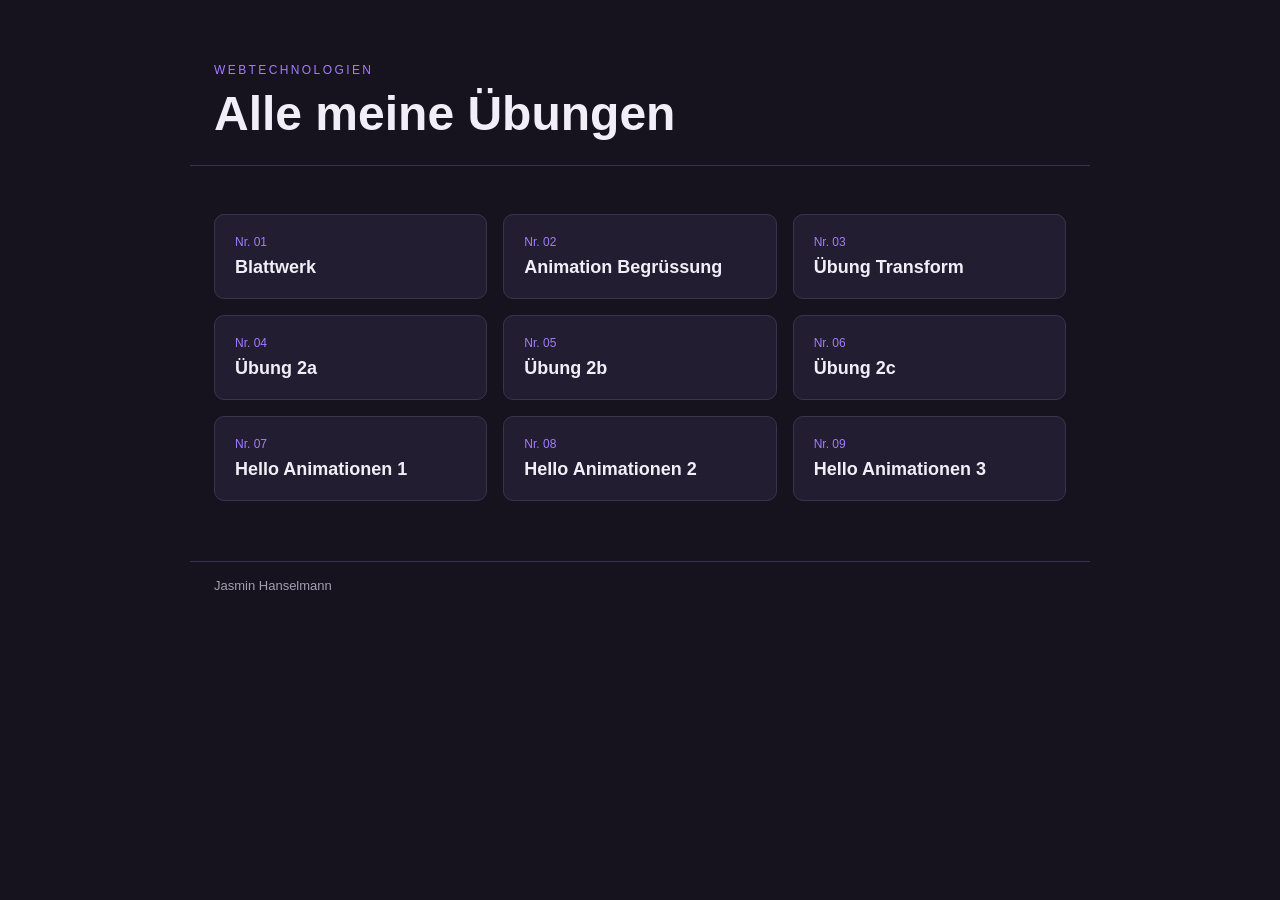
<file: index.html>
<!DOCTYPE html>
<html lang="de">

<head>
    <meta charset="UTF-8">
    <meta name="viewport" content="width=device-width, initial-scale=1.0">
    <title>Alle meine Übungen</title>
    <link rel="stylesheet" href="style.css">
</head>

<body>

    <header class="kopf">
        <span class="untertitel">Webtechnologien</span>
        <h1>Alle meine Übungen</h1>
    </header>

    <main>
        <ul class="liste">

            <li>
                <a href="Blattwerk/index.html">
                    <span class="nr">Nr. 01</span>
                    <span class="name">Blattwerk</span>
                </a>
            </li>

            <li>
                <a href="AnimationBegruessung/index.html">
                    <span class="nr">Nr. 02</span>
                    <span class="name">Animation Begrüssung</span>
                </a>
            </li>

            <li>
                <a href="UebungTransform/ueb1_transform.html">
                    <span class="nr">Nr. 03</span>
                    <span class="name">Übung Transform</span>
                </a>
            </li>

            <li>
                <a href="Uebung2/Uebung2a/uebung2.html">
                    <span class="nr">Nr. 04</span>
                    <span class="name">Übung 2a</span>
                </a>
            </li>

            <li>
                <a href="Uebung2/Uebung2b/uebung2.html">
                    <span class="nr">Nr. 05</span>
                    <span class="name">Übung 2b</span>
                </a>
            </li>

            <li>
                <a href="Uebung2/Uebung2c/uebung2.html">
                    <span class="nr">Nr. 06</span>
                    <span class="name">Übung 2c</span>
                </a>
            </li>

            <li>
                <a href="Tag7/HelloAnimationen/Version1/index.html">
                    <span class="nr">Nr. 07</span>
                    <span class="name">Hello Animationen 1</span>
                </a>
            </li>

            <li>
                <a href="Tag7/HelloAnimationen/Version2/index.html">
                    <span class="nr">Nr. 08</span>
                    <span class="name">Hello Animationen 2</span>
                </a>
            </li>

            <li>
                <a href="Tag7/HelloAnimationen/Version3/index.html">
                    <span class="nr">Nr. 09</span>
                    <span class="name">Hello Animationen 3</span>
                </a>
            </li>

        </ul>
    </main>

    <footer class="fuss">
        <p>Jasmin Hanselmann</p>
    </footer>

</body>

</html>
</file>
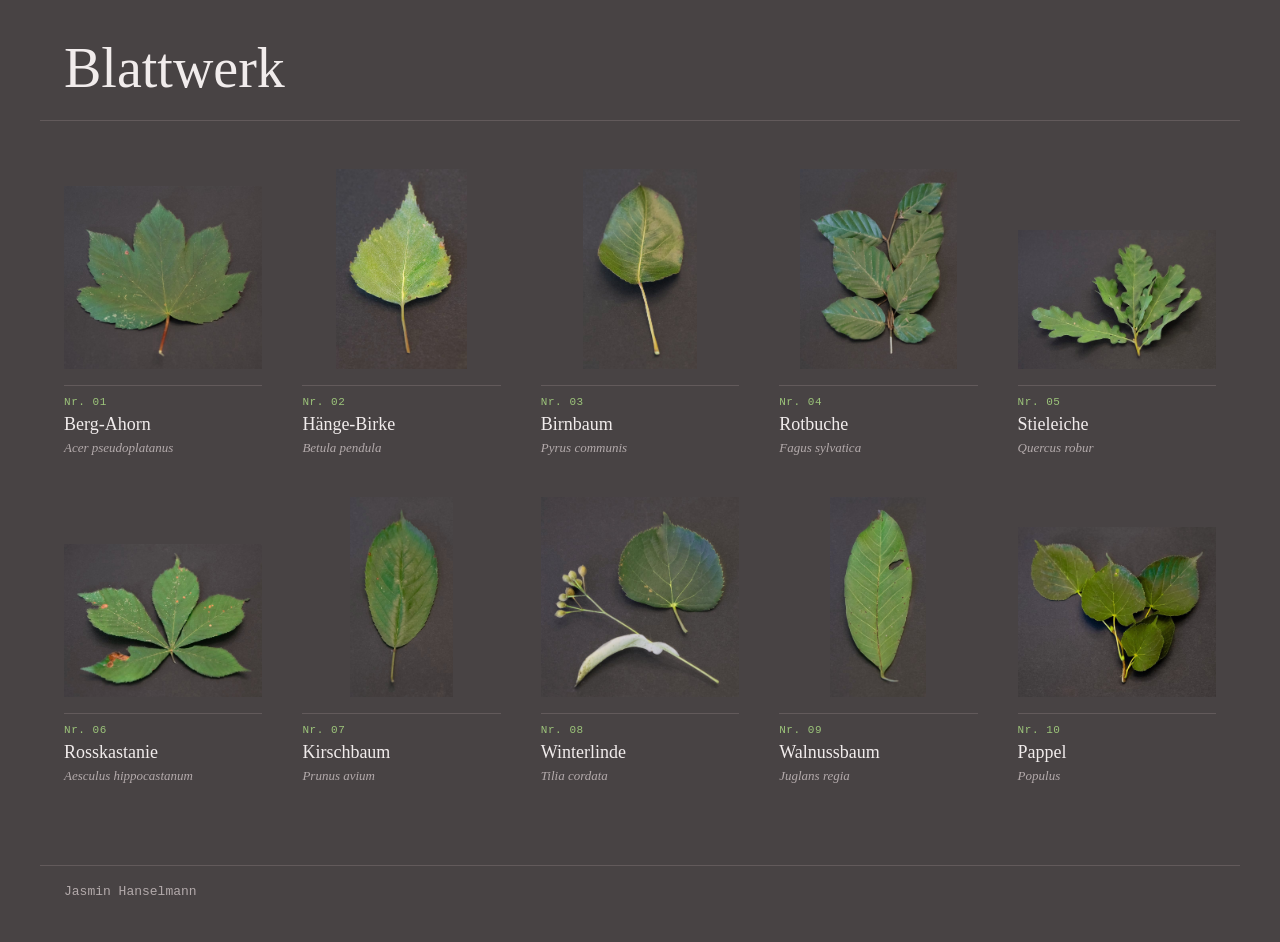
<file: Blattwerk/index.html>
<!DOCTYPE html>
<html lang="de">

<head>
  <meta charset="UTF-8">
  <meta name="viewport" content="width=device-width, initial-scale=1.0">
  <title>Blattwerk – Jasmin Hanselmann</title>
  <link rel="stylesheet" href="css/style.css">
</head>

<body>

  <header class="kopf">
    <h1>Blattwerk</h1>
  </header>

  <main>
    <div class="wand">

      <figure class="bild">
        <div class="blatt"><img src="images/ahorn.jpg" alt="Blatt eines Berg-Ahorns"></div>
        <figcaption>
          <span class="nr">Nr. 01</span>
          <span class="name">Berg-Ahorn</span>
          <span class="latein">Acer pseudoplatanus</span>
        </figcaption>
      </figure>

      <figure class="bild">
        <div class="blatt"><img src="images/birke.jpg" alt="Blatt einer Hänge-Birke"></div>
        <figcaption>
          <span class="nr">Nr. 02</span>
          <span class="name">Hänge-Birke</span>
          <span class="latein">Betula pendula</span>
        </figcaption>
      </figure>

      <figure class="bild">
        <div class="blatt"><img src="images/birnenbaum.jpg" alt="Blatt eines Birnbaums"></div>
        <figcaption>
          <span class="nr">Nr. 03</span>
          <span class="name">Birnbaum</span>
          <span class="latein">Pyrus communis</span>
        </figcaption>
      </figure>

      <figure class="bild">
        <div class="blatt"><img src="images/buche.jpg" alt="Zweig einer Rotbuche"></div>
        <figcaption>
          <span class="nr">Nr. 04</span>
          <span class="name">Rotbuche</span>
          <span class="latein">Fagus sylvatica</span>
        </figcaption>
      </figure>

      <figure class="bild">
        <div class="blatt"><img src="images/eiche.jpg" alt="Blätter einer Stieleiche"></div>
        <figcaption>
          <span class="nr">Nr. 05</span>
          <span class="name">Stieleiche</span>
          <span class="latein">Quercus robur</span>
        </figcaption>
      </figure>

      <figure class="bild">
        <div class="blatt"><img src="images/kastanienbaum.jpg" alt="Blatt einer Rosskastanie"></div>
        <figcaption>
          <span class="nr">Nr. 06</span>
          <span class="name">Rosskastanie</span>
          <span class="latein">Aesculus hippocastanum</span>
        </figcaption>
      </figure>

      <figure class="bild">
        <div class="blatt"><img src="images/kirsche.jpg" alt="Blatt eines Kirschbaums"></div>
        <figcaption>
          <span class="nr">Nr. 07</span>
          <span class="name">Kirschbaum</span>
          <span class="latein">Prunus avium</span>
        </figcaption>
      </figure>

      <figure class="bild">
        <div class="blatt"><img src="images/linde.jpg" alt="Blatt und Früchte einer Winterlinde"></div>
        <figcaption>
          <span class="nr">Nr. 08</span>
          <span class="name">Winterlinde</span>
          <span class="latein">Tilia cordata</span>
        </figcaption>
      </figure>

      <figure class="bild">
        <div class="blatt"><img src="images/nussbaum.jpg" alt="Blatt eines Walnussbaums"></div>
        <figcaption>
          <span class="nr">Nr. 09</span>
          <span class="name">Walnussbaum</span>
          <span class="latein">Juglans regia</span>
        </figcaption>
      </figure>

      <figure class="bild">
        <div class="blatt"><img src="images/pappel.jpg" alt="Zweig einer Pappel"></div>
        <figcaption>
          <span class="nr">Nr. 10</span>
          <span class="name">Pappel</span>
          <span class="latein">Populus</span>
        </figcaption>
      </figure>

    </div>
  </main>

  <footer class="fuss">
    <p>Jasmin Hanselmann</p>
  </footer>

</body>

</html>
</file>
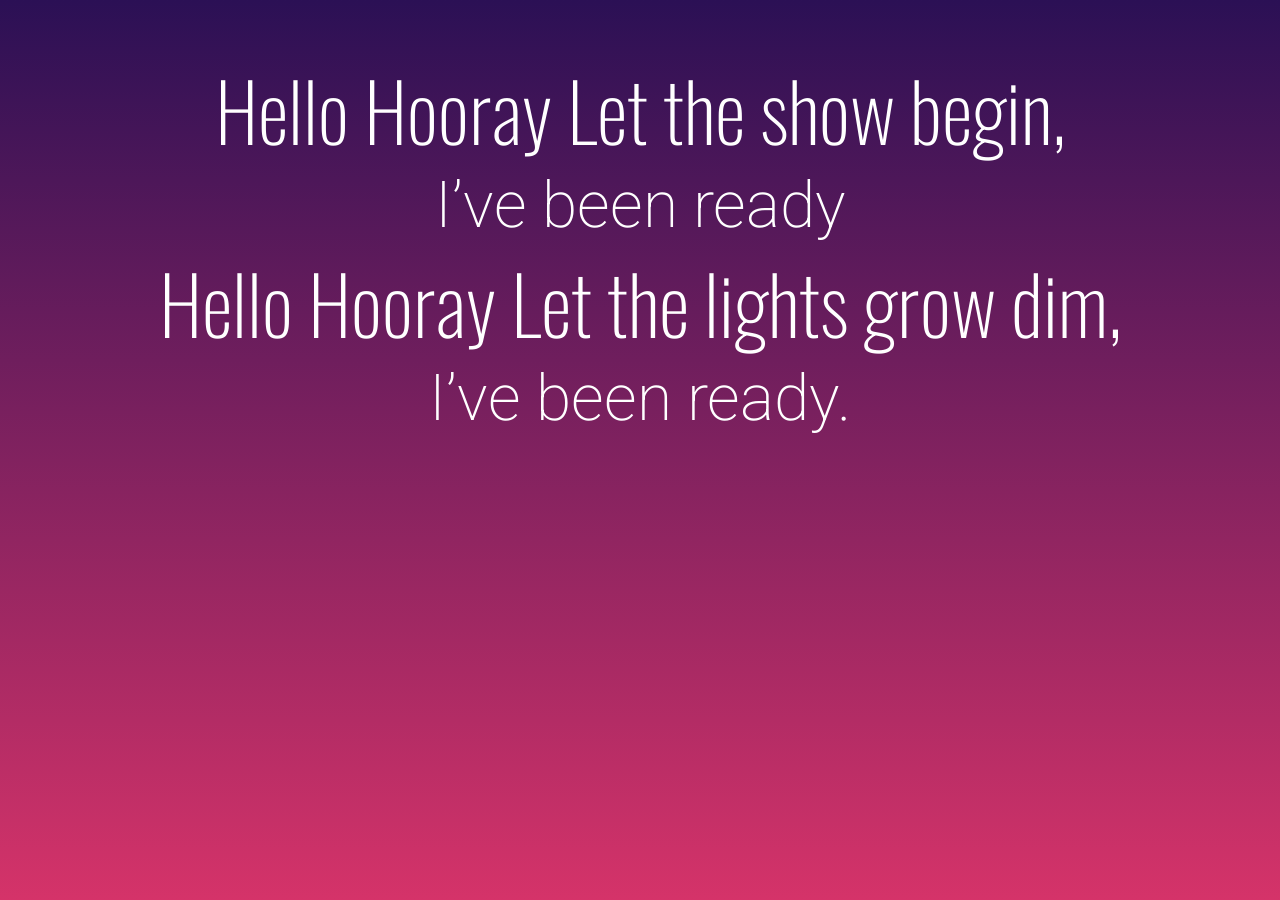
<file: Tag7/HelloAnimationen/Version1/index.html>
<!DOCTYPE html>
<html lang="en">
<head>
    <meta charset="UTF-8">
    <meta name="viewport" content="width=device-width, initial-scale=1.0">
    <title>CSS Animationen – Version 1</title>
    <link rel="stylesheet" href="style.css">

</head>
<body>

    <section>
<div class="Hello">Hello Hooray Let the show begin,</div>
<div class="ready">I’ve been ready</div>
<div class="Hello2">Hello Hooray Let the lights grow dim,</div>
<div class="ready2">I’ve been ready.</div>

    </section>

</body>
</html>
</file>
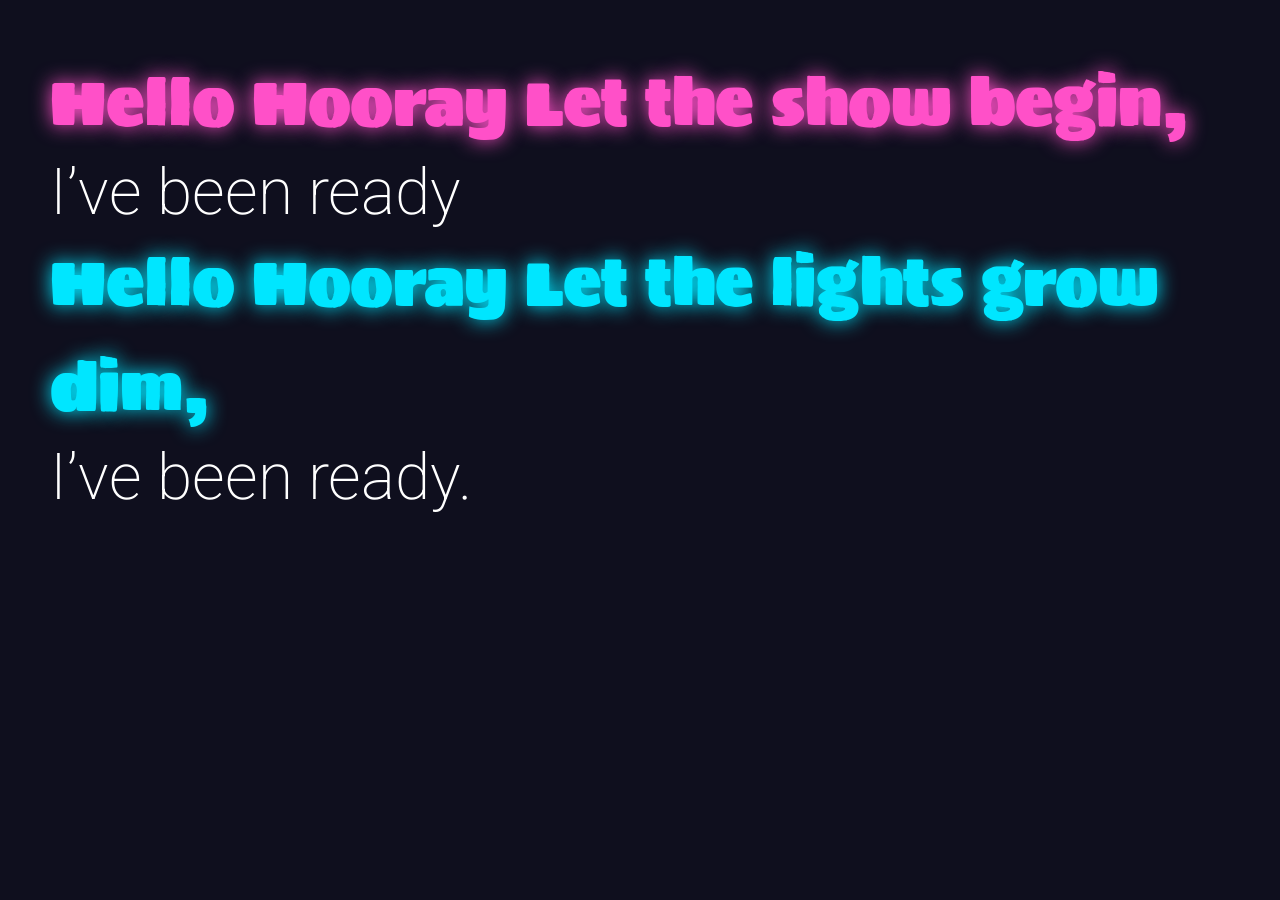
<file: Tag7/HelloAnimationen/Version2/index.html>
<!DOCTYPE html>
<html lang="en">
<head>
    <meta charset="UTF-8">
    <meta name="viewport" content="width=device-width, initial-scale=1.0">
    <title>CSS Animationen – Version 2</title>
    <link rel="stylesheet" href="style.css">

</head>
<body>

    <section>
<div class="Hello">Hello Hooray Let the show begin,</div>
<div class="ready">I’ve been ready</div>
<div class="Hello2">Hello Hooray Let the lights grow dim,</div>
<div class="ready2">I’ve been ready.</div>

    </section>

</body>
</html>
</file>
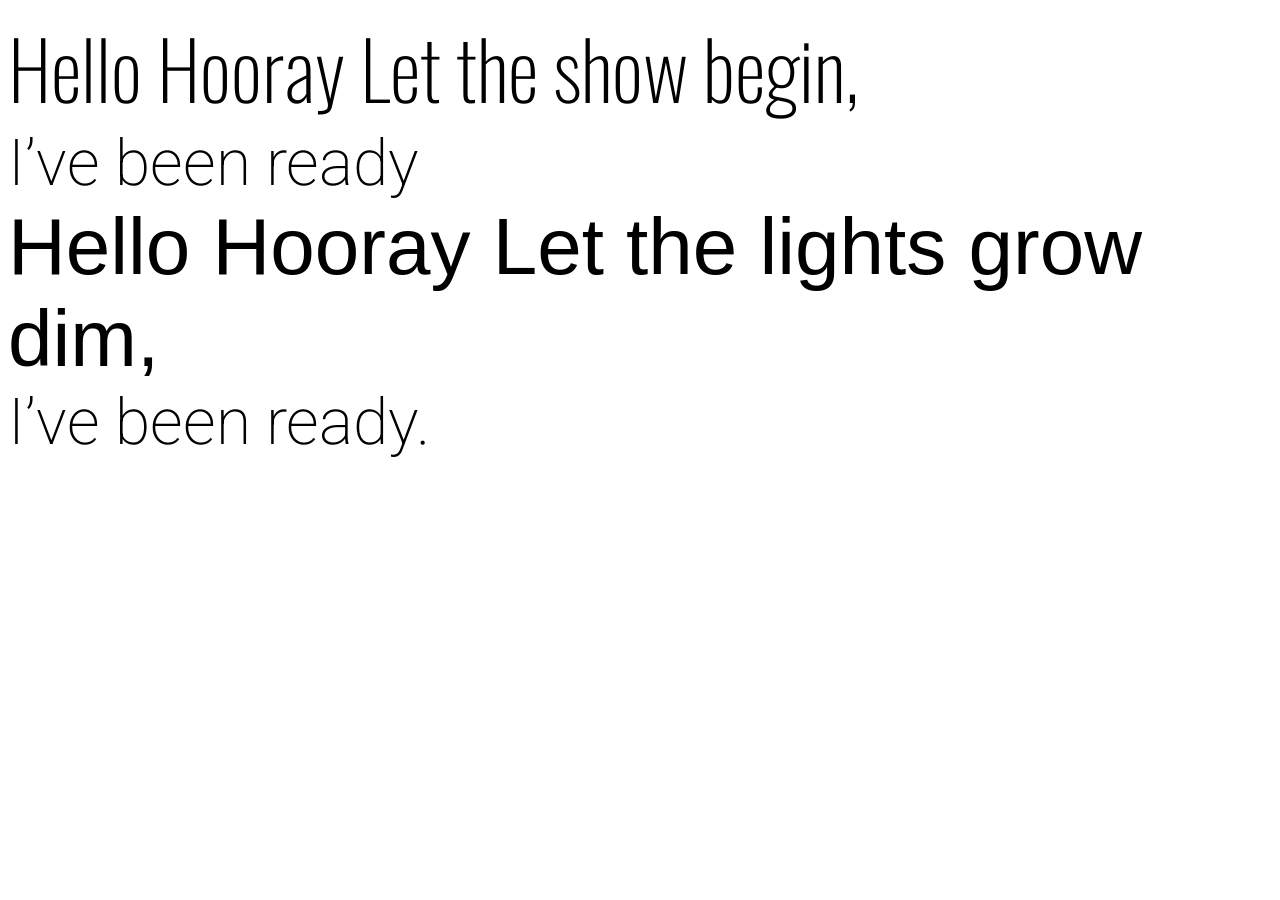
<file: Tag7/HelloAnimationen/Version3/index.html>
<!DOCTYPE html>
<html lang="en">
<head>
    <meta charset="UTF-8">
    <meta name="viewport" content="width=device-width, initial-scale=1.0">
    <title>CSS Animationen – Version 3</title>
    <link rel="stylesheet" href="style.css">

</head>
<body>

    <section>
<div class="Hello">Hello Hooray Let the show begin,</div>
<div class="ready">I’ve been ready</div>
<div class="Hello2">Hello Hooray Let the lights grow dim,</div>
<div class="ready2">I’ve been ready.</div>

    </section>

</body>
</html>
</file>
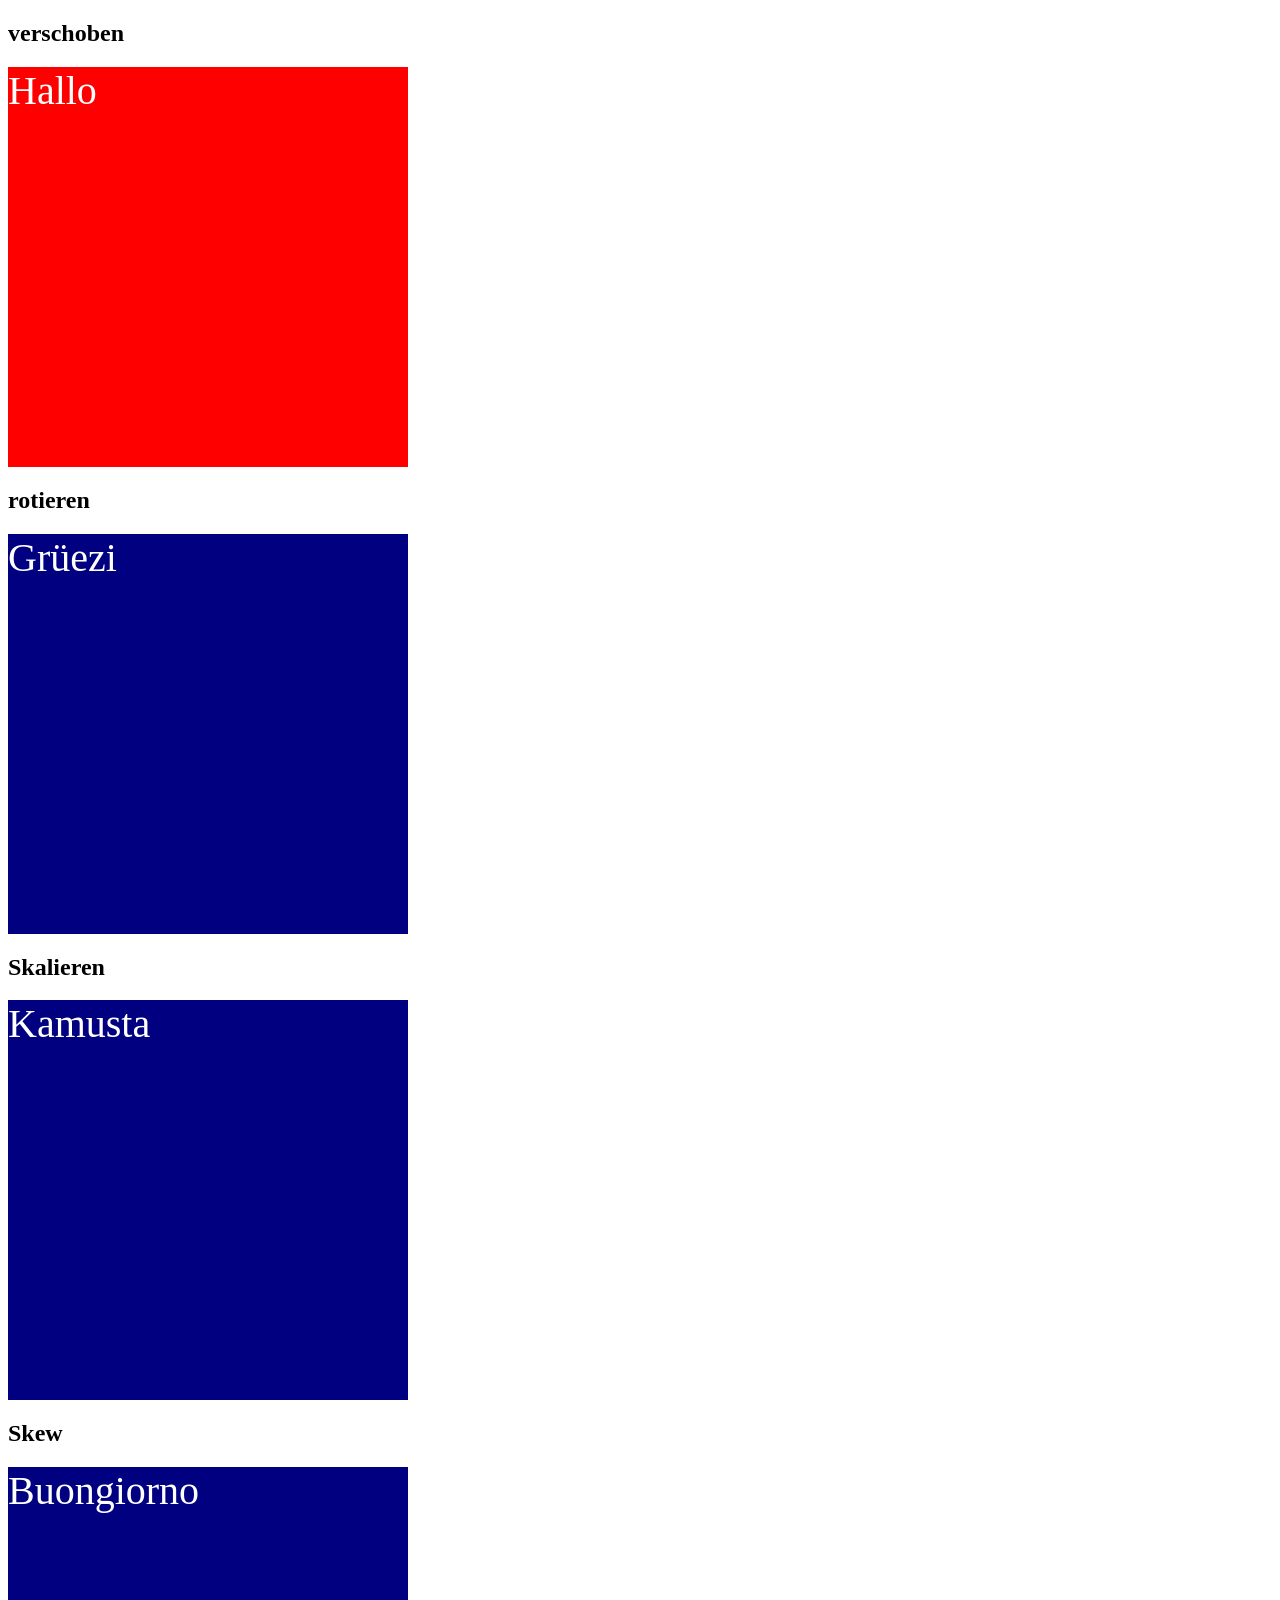
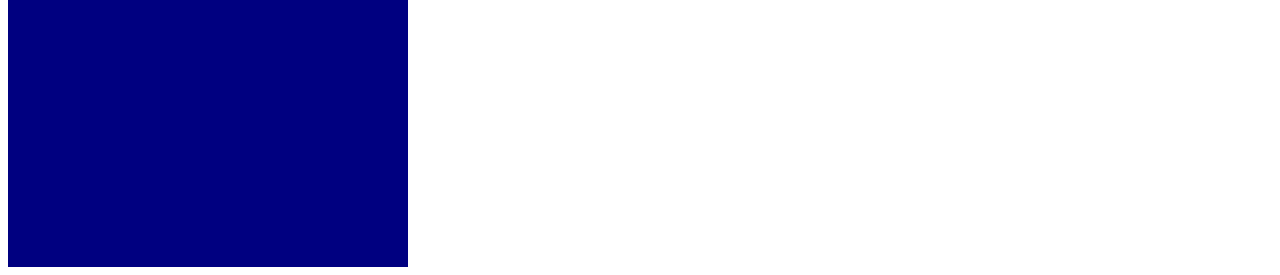
<file: UebungTransform/ueb1_transform.html>
<!DOCTYPE html>
<html lang="de">
<head>
    <meta charset="UTF-8">
    <meta name="viewport" content="width=device-width, initial-scale=1.0">
    <title>Uebung Transformationen</title> 
    <link rel="stylesheet" href="style.css">
</head>
<body>
<section>
  <h1>verschoben</h1>
  <div class="group">
    <div class="not_transformed"></div>
    <div class="transformed verschoben">Hallo</div>
  </div>
</section>

<section>
  <h1>rotieren</h1>
  <div class="group">
    <div class="not_transformed"></div>
    <div class="transformed rotieren">Grüezi</div>
  </div>
</section>

<section>
  <h1>Skalieren</h1>
  <div class="group">
    <div class="not_transformed"></div>
    <div class="transformed Skalieren">Kamusta</div>
  </div>
</section>

<section>
  <h1>Skew</h1>
  <div class="group">
    <div class="not_transformed"></div>
    <div class="transformed Skew">Buongiorno</div>
  </div>
</section>

</body>
</html>
</file>
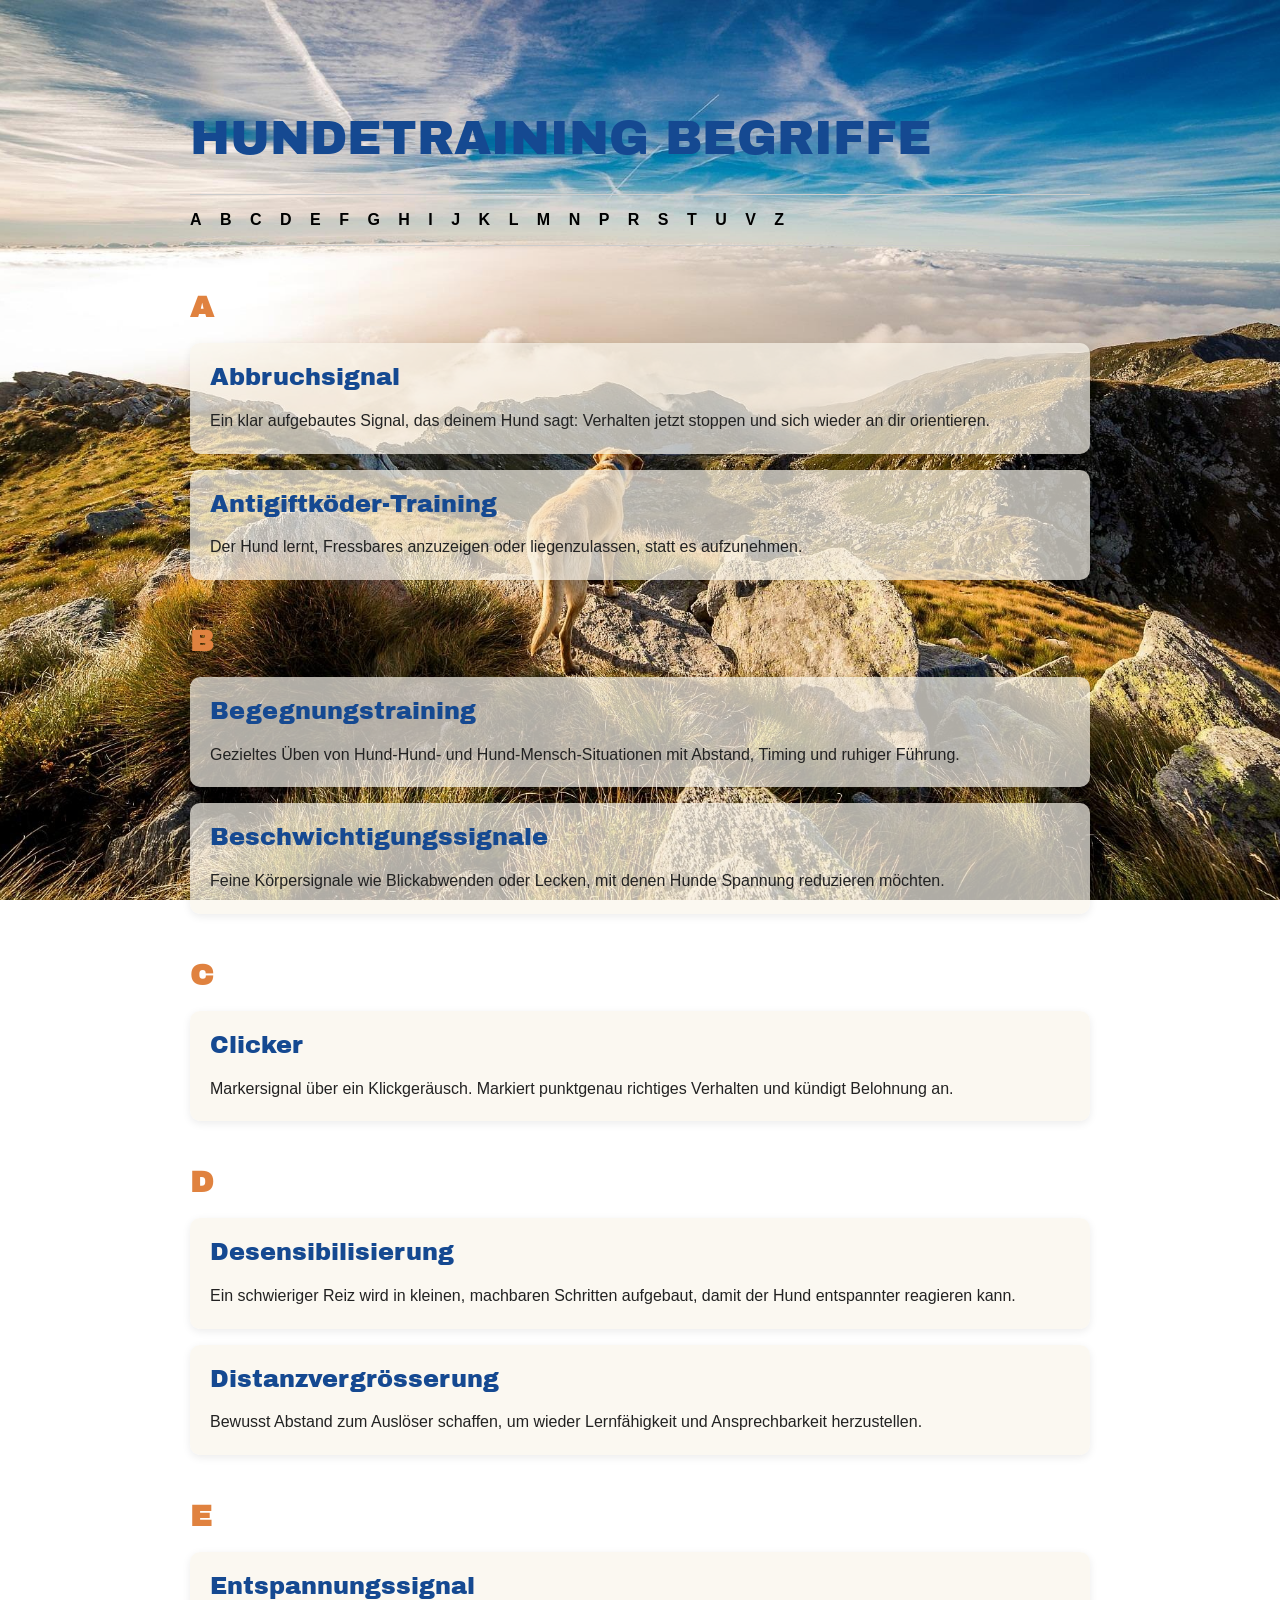
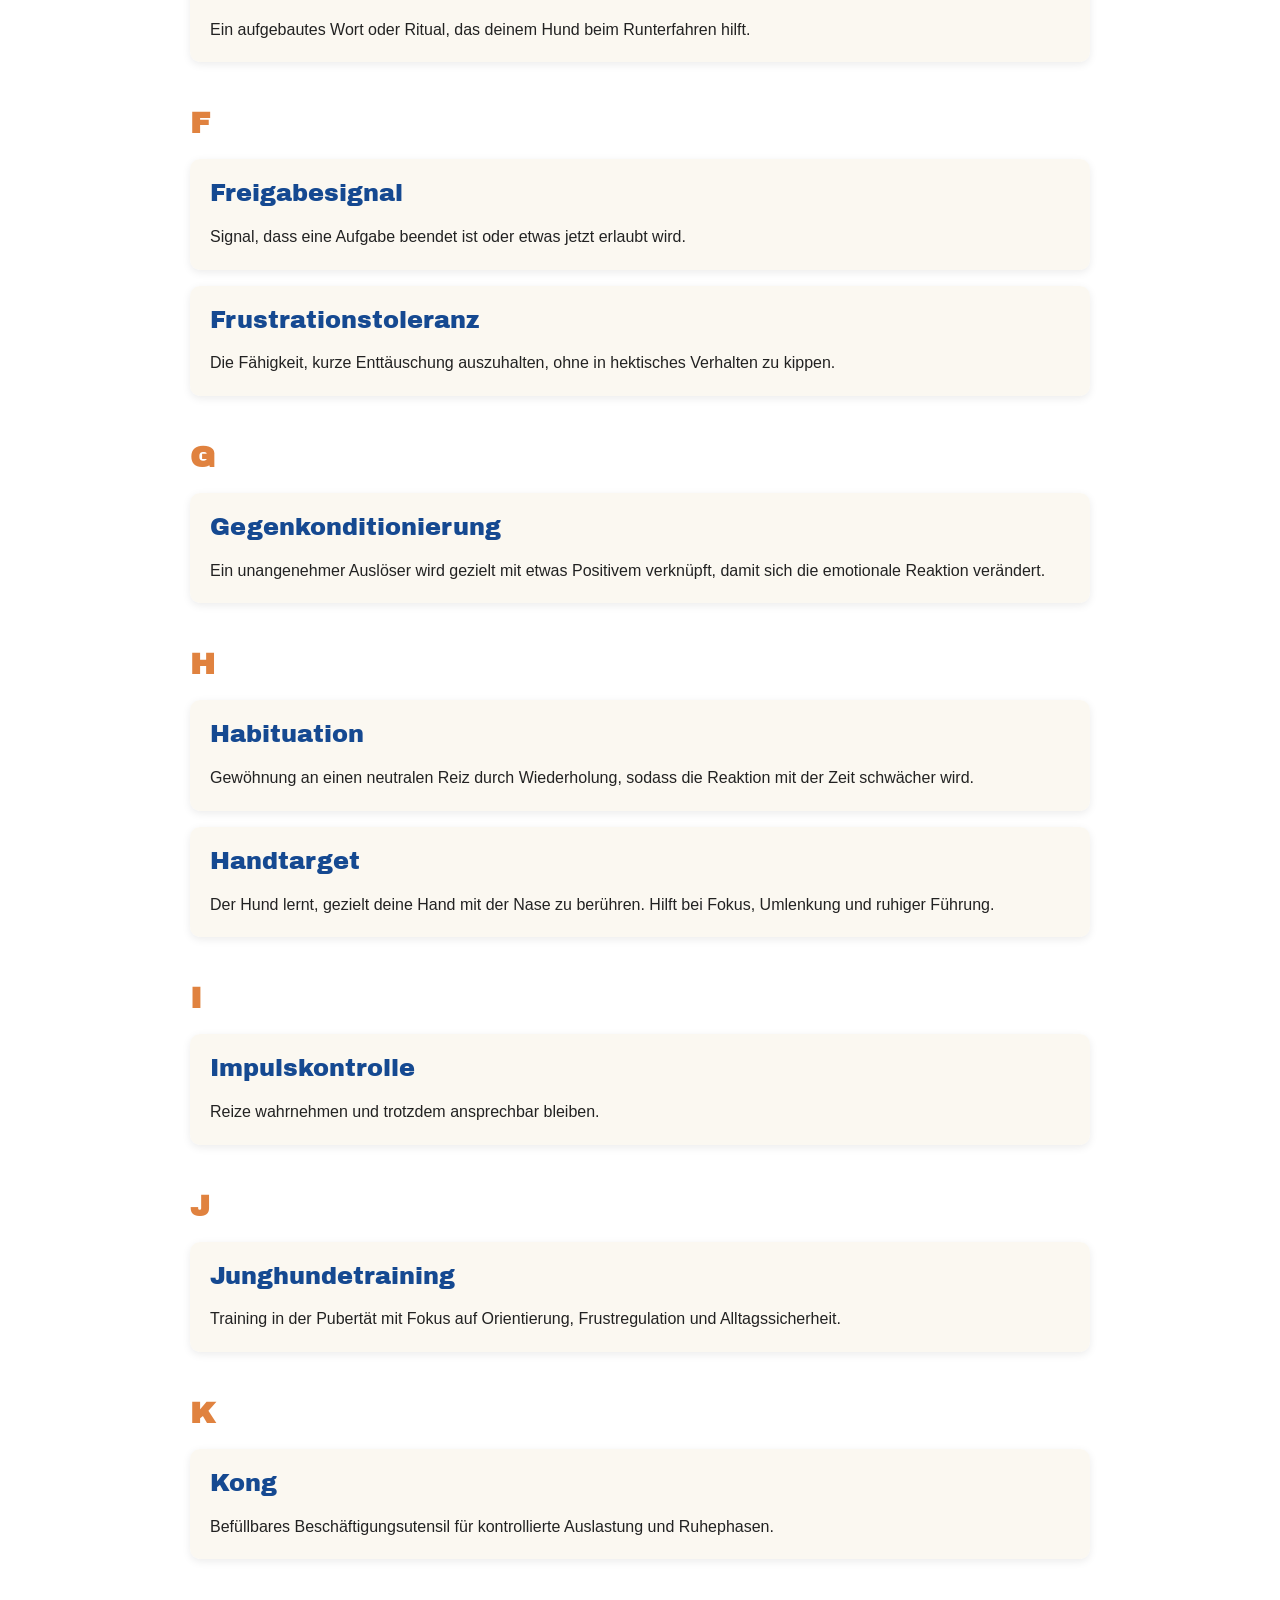
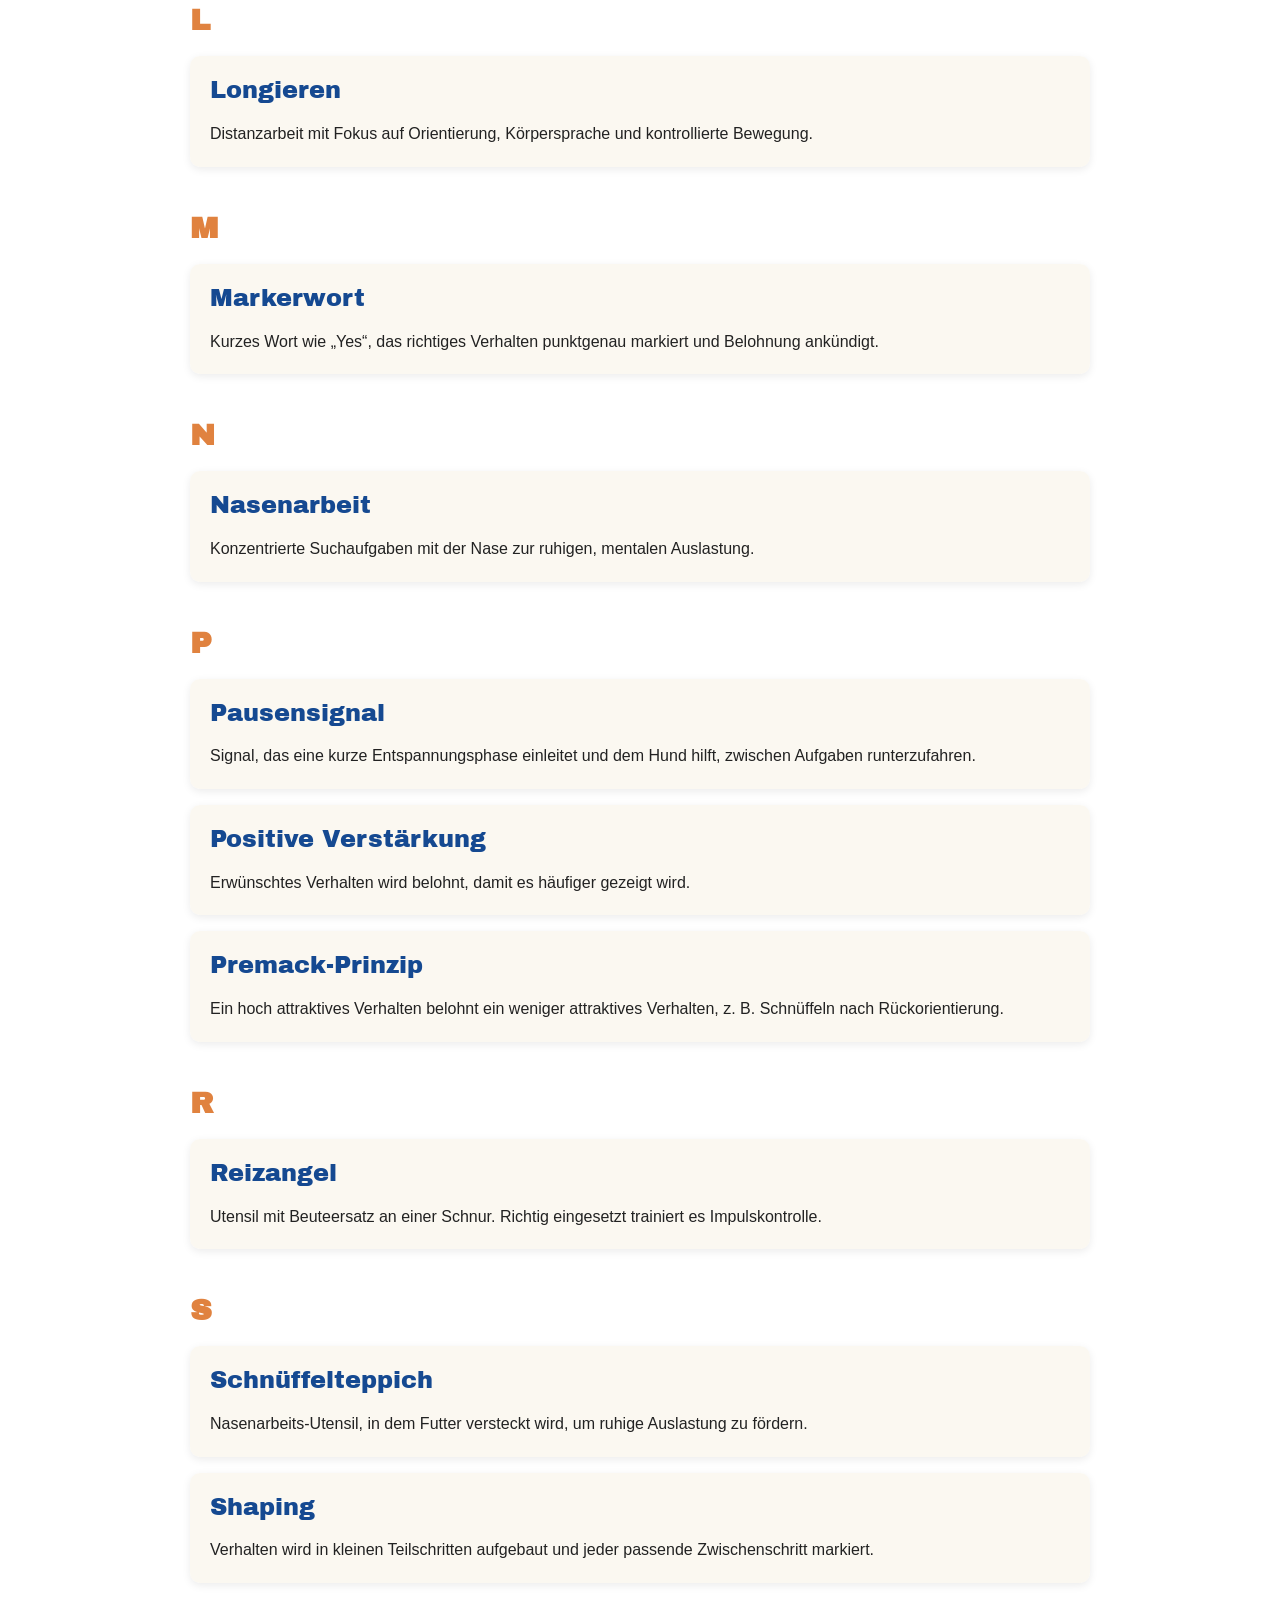
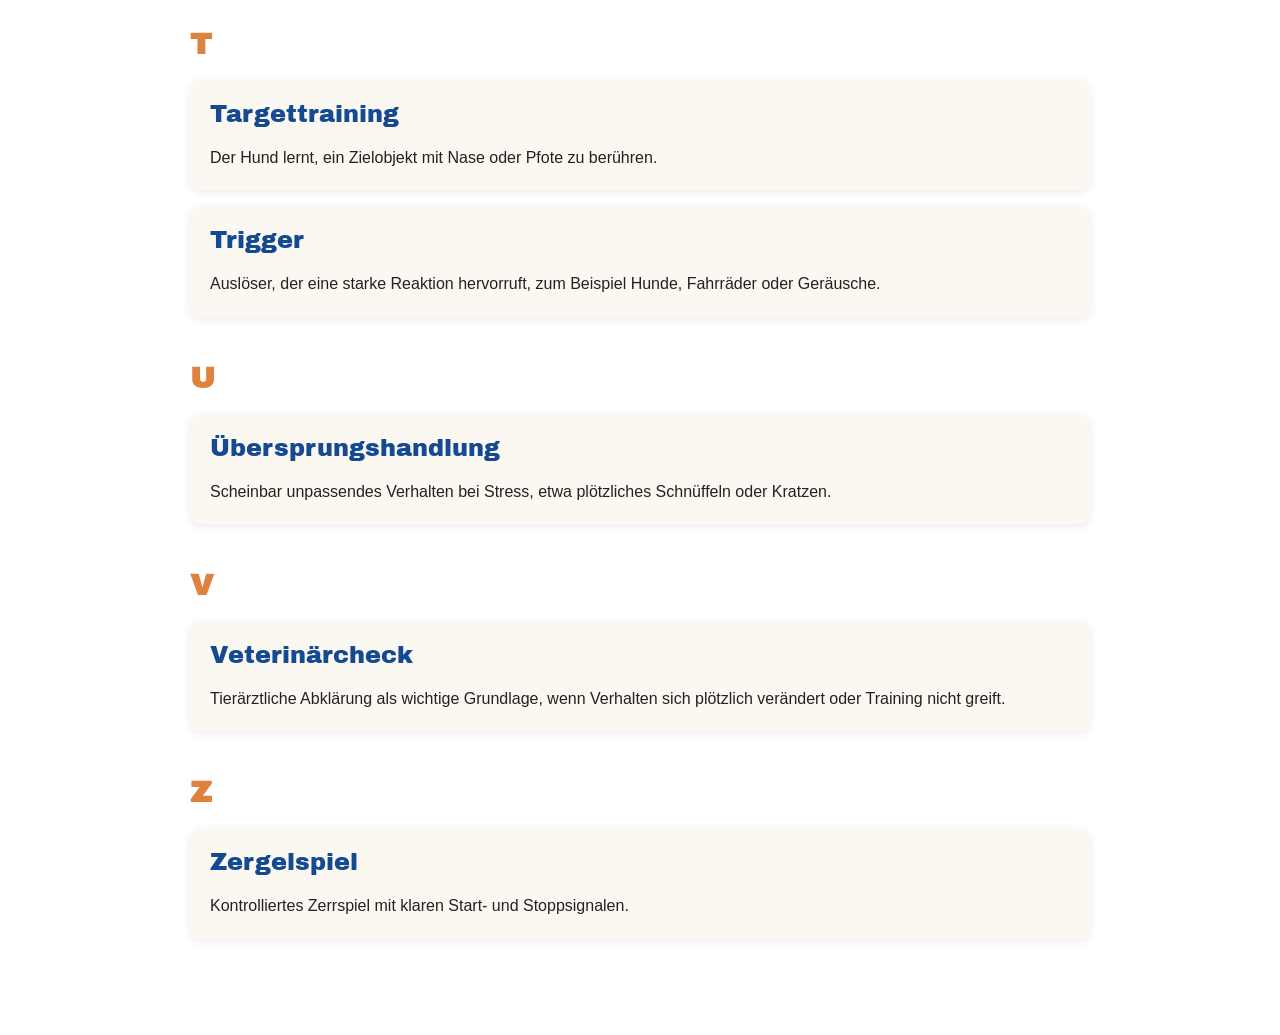
<file: Uebung2/Uebung2a/uebung2.html>
<!DOCTYPE html>
<html lang="de">

<head>
    <meta charset="UTF-8">
    <meta name="viewport" content="width=device-width, initial-scale=1.0">
    <title>Hundetraining Begriffe</title>

<link rel="preconnect" href="https://fonts.googleapis.com">
<link rel="preconnect" href="https://fonts.gstatic.com" crossorigin>
<link href="https://fonts.googleapis.com/css2?family=Archivo+Black&family=Playfair+Display:ital,wght@0,400;0,700&family=Anton&display=swap" rel="stylesheet">

    <link rel="stylesheet" href="stylesheet.css">
</head>

<body>

     <main>

    <h1>HUNDETRAINING BEGRIFFE</h1>

    <nav>
        <a href="#a">A</a>
        <a href="#b">B</a>
        <a href="#c">C</a>
        <a href="#d">D</a>
        <a href="#e">E</a>
        <a href="#f">F</a>
        <a href="#g">G</a>
        <a href="#h">H</a>
        <a href="#i">I</a>
        <a href="#j">J</a>
        <a href="#k">K</a>
        <a href="#l">L</a>
        <a href="#m">M</a>
        <a href="#n">N</a>
        <a href="#p">P</a>
        <a href="#r">R</a>
        <a href="#s">S</a>
        <a href="#t">T</a>
       <a href="#u">U</a>
        <a href="#v">V</a>
        <a href="#z">Z</a>
    </nav>


    <h2 id="a">A</h2>

    <ul>
        <li>
            <strong>Abbruchsignal</strong>
            <p>
                Ein klar aufgebautes Signal, das deinem Hund sagt:
                Verhalten jetzt stoppen und sich wieder an dir orientieren.
            </p>
        </li>

        <li>
            <strong>Antigiftköder-Training</strong>
            <p>
                Der Hund lernt, Fressbares anzuzeigen oder liegenzulassen,
                statt es aufzunehmen.
            </p>
        </li>
    </ul>


    <h2 id="b">B</h2>

    <ul>
        <li>
            <strong>Begegnungstraining</strong>
            <p>
                Gezieltes Üben von Hund-Hund- und Hund-Mensch-Situationen
                mit Abstand, Timing und ruhiger Führung.
            </p>
        </li>

        <li>
            <strong>Beschwichtigungssignale</strong>
            <p>
                Feine Körpersignale wie Blickabwenden oder Lecken,
                mit denen Hunde Spannung reduzieren möchten.
            </p>
        </li>
    </ul>


    <h2 id="c">C</h2>

    <ul>
        <li>
            <strong>Clicker</strong>
            <p>
                Markersignal über ein Klickgeräusch. Markiert punktgenau
                richtiges Verhalten und kündigt Belohnung an.
            </p>
        </li>
    </ul>


    <h2 id="d">D</h2>

    <ul>
        <li>
            <strong>Desensibilisierung</strong>
            <p>
                Ein schwieriger Reiz wird in kleinen, machbaren Schritten
                aufgebaut, damit der Hund entspannter reagieren kann.
            </p>
        </li>

        <li>
            <strong>Distanzvergrösserung</strong>
            <p>
                Bewusst Abstand zum Auslöser schaffen, um wieder Lernfähigkeit
                und Ansprechbarkeit herzustellen.
            </p>
        </li>
    </ul>


    <h2 id="e">E</h2>

    <ul>
        <li>
            <strong>Entspannungssignal</strong>
            <p>
                Ein aufgebautes Wort oder Ritual, das deinem Hund
                beim Runterfahren hilft.
            </p>
        </li>
    </ul>


    <h2 id="f">F</h2>

    <ul>
        <li>
            <strong>Freigabesignal</strong>
            <p>
                Signal, dass eine Aufgabe beendet ist oder etwas
                jetzt erlaubt wird.
            </p>
        </li>

        <li>
            <strong>Frustrationstoleranz</strong>
            <p>
                Die Fähigkeit, kurze Enttäuschung auszuhalten,
                ohne in hektisches Verhalten zu kippen.
            </p>
        </li>
    </ul>


    <h2 id="g">G</h2>

    <ul>
        <li>
            <strong>Gegenkonditionierung</strong>
            <p>
                Ein unangenehmer Auslöser wird gezielt mit etwas Positivem
                verknüpft, damit sich die emotionale Reaktion verändert.
            </p>
        </li>
    </ul>


    <h2 id="h">H</h2>

    <ul>
        <li>
            <strong>Habituation</strong>
            <p>
                Gewöhnung an einen neutralen Reiz durch Wiederholung,
                sodass die Reaktion mit der Zeit schwächer wird.
            </p>
        </li>

        <li>
            <strong>Handtarget</strong>
            <p>
                Der Hund lernt, gezielt deine Hand mit der Nase zu berühren.
                Hilft bei Fokus, Umlenkung und ruhiger Führung.
            </p>
        </li>
    </ul>


    <h2 id="i">I</h2>

    <ul>
        <li>
            <strong>Impulskontrolle</strong>
            <p>
                Reize wahrnehmen und trotzdem ansprechbar bleiben.
            </p>
        </li>
    </ul>


    <h2 id="j">J</h2>

    <ul>
        <li>
            <strong>Junghundetraining</strong>
            <p>
                Training in der Pubertät mit Fokus auf Orientierung,
                Frustregulation und Alltagssicherheit.
            </p>
        </li>
    </ul>


    <h2 id="k">K</h2>

    <ul>
        <li>
            <strong>Kong</strong>
            <p>
                Befüllbares Beschäftigungsutensil für kontrollierte
                Auslastung und Ruhephasen.
            </p>
        </li>
    </ul>


    <h2 id="l">L</h2>

    <ul>
        <li>
            <strong>Longieren</strong>
            <p>
                Distanzarbeit mit Fokus auf Orientierung,
                Körpersprache und kontrollierte Bewegung.
            </p>
        </li>
    </ul>


    <h2 id="m">M</h2>

    <ul>
        <li>
            <strong>Markerwort</strong>
            <p>
                Kurzes Wort wie „Yes“, das richtiges Verhalten
                punktgenau markiert und Belohnung ankündigt.
            </p>
        </li>
    </ul>


    <h2 id="n">N</h2>

    <ul>
        <li>
            <strong>Nasenarbeit</strong>
            <p>
                Konzentrierte Suchaufgaben mit der Nase
                zur ruhigen, mentalen Auslastung.
            </p>
        </li>
    </ul>


    <h2 id="p">P</h2>

    <ul>
        <li>
            <strong>Pausensignal</strong>
            <p>
                Signal, das eine kurze Entspannungsphase einleitet
                und dem Hund hilft, zwischen Aufgaben runterzufahren.
            </p>
        </li>

        <li>
            <strong>Positive Verstärkung</strong>
            <p>
                Erwünschtes Verhalten wird belohnt,
                damit es häufiger gezeigt wird.
            </p>
        </li>

        <li>
            <strong>Premack-Prinzip</strong>
            <p>
                Ein hoch attraktives Verhalten belohnt ein weniger
                attraktives Verhalten, z. B. Schnüffeln nach Rückorientierung.
            </p>
        </li>
    </ul>


    <h2 id="r">R</h2>

    <ul>
        <li>
            <strong>Reizangel</strong>
            <p>
                Utensil mit Beuteersatz an einer Schnur.
                Richtig eingesetzt trainiert es Impulskontrolle.
            </p>
        </li>
    </ul>


    <h2 id="s">S</h2>

    <ul>
        <li>
            <strong>Schnüffelteppich</strong>
            <p>
                Nasenarbeits-Utensil, in dem Futter versteckt wird,
                um ruhige Auslastung zu fördern.
            </p>
        </li>

        <li>
            <strong>Shaping</strong>
            <p>
                Verhalten wird in kleinen Teilschritten aufgebaut
                und jeder passende Zwischenschritt markiert.
            </p>
        </li>
    </ul>


    <h2 id="t">T</h2>

    <ul>
        <li>
            <strong>Targettraining</strong>
            <p>
                Der Hund lernt, ein Zielobjekt mit Nase
                oder Pfote zu berühren.
            </p>
        </li>

        <li>
            <strong>Trigger</strong>
            <p>
                Auslöser, der eine starke Reaktion hervorruft,
                zum Beispiel Hunde, Fahrräder oder Geräusche.
            </p>
        </li>
    </ul>


    <h2 id="u">U</h2>

    <ul>
        <li>
            <strong>Übersprungshandlung</strong>
            <p>
                Scheinbar unpassendes Verhalten bei Stress,
                etwa plötzliches Schnüffeln oder Kratzen.
            </p>
        </li>
    </ul>


    <h2 id="v">V</h2>

    <ul>
        <li>
            <strong>Veterinärcheck</strong>
            <p>
                Tierärztliche Abklärung als wichtige Grundlage,
                wenn Verhalten sich plötzlich verändert oder Training nicht greift.
            </p>
        </li>
    </ul>


    <h2 id="z">Z</h2>

    <ul>
        <li>
            <strong>Zergelspiel</strong>
            <p>
                Kontrolliertes Zerrspiel mit klaren Start-
                und Stoppsignalen.
            </p>
        </li>
    </ul>

    </main>

</body>

</html>
</file>
<file: style.css>
:root {
  --hintergrund: #16131f;
  --karte: #221d30;
  --text: #f1eef7;
  --text-dim: #a59fb5;
  --linie: #3a3350;
  --violett: #a37cff;

  --tempo: 0.3s;
}

* {
  box-sizing: border-box;
}

body {
  margin: 0;
  background-color: var(--hintergrund);
  color: var(--text);
  font-family: Verdana, Geneva, sans-serif;
}

.kopf,
main,
.fuss {
  max-width: 900px;
  margin: 0 auto;
  padding: 0 24px;
}

.kopf {
  padding-top: 60px;
  padding-bottom: 24px;
  border-bottom: 1px solid var(--linie);
  margin-bottom: 48px;
}

.untertitel {
  color: var(--violett);
  font-size: 12px;
  letter-spacing: 0.2em;
  text-transform: uppercase;
}

.kopf h1 {
  font-size: 48px;
  margin: 8px 0 0;
}

.liste {
  list-style: none;
  padding: 0;
  margin: 0;
  display: grid;
  grid-template-columns: repeat(3, 1fr);
  gap: 16px;
}

.liste a {
  display: block;
  padding: 20px;
  background-color: var(--karte);
  border: 1px solid var(--linie);
  border-radius: 10px;
  color: var(--text);
  text-decoration: none;
  transition: transform var(--tempo) ease-in-out,
              border-color var(--tempo) ease-in-out;
}

.liste span {
  display: block;
}

.nr {
  color: var(--violett);
  font-size: 12px;
  margin-bottom: 8px;
}

.name {
  font-size: 18px;
  font-weight: bold;
}

.liste a:hover {
  transform: translateY(-6px);
  border-color: var(--violett);
}

.fuss {
  margin-top: 60px;
  padding-top: 16px;
  padding-bottom: 40px;
  border-top: 1px solid var(--linie);
  color: var(--text-dim);
  font-size: 13px;
}

.fuss p {
  margin: 0;
}

@media (max-width: 700px) {
  .liste {
    grid-template-columns: repeat(2, 1fr);
  }

  .kopf h1 {
    font-size: 36px;
  }
}

@media (max-width: 450px) {
  .liste {
    grid-template-columns: 1fr;
  }
}
</file>
<file: Blattwerk/css/style.css>
:root {
  --hintergrund: #484344;
  --text: #f1ecec;
  --text-dim: #b3aaab;
  --linie: #625a5b;
  --gruen: #9cc47a;

  --bildhoehe: 200px;
  --abstand: 40px;
  --zoom: 1.9;
  --drehung: -6deg;
  --tempo: 0.5s;

  --schrift-titel: Georgia, "Times New Roman", serif;
  --schrift: ui-monospace, "SF Mono", Menlo, Consolas, monospace;
}

* {
  box-sizing: border-box;
}

body {
  margin: 0;
  background: var(--hintergrund);
  color: var(--text);
  font-family: var(--schrift);
  font-size: 13px;
  line-height: 1.5;
}

.kopf,
main,
.fuss {
  max-width: 1200px;
  margin: 0 auto;
  padding: 0 24px;
}

.kopf {
  padding-top: 40px;
  padding-bottom: 24px;
  border-bottom: 1px solid var(--linie);
  margin-bottom: 48px;
}

.kopf h1 {
  font-family: var(--schrift-titel);
  font-size: 56px;
  font-weight: 400;
  line-height: 1;
  margin: 0;
}

main {
  padding-bottom: 80px;
}

.fuss {
  padding-top: 16px;
  padding-bottom: 40px;
  border-top: 1px solid var(--linie);
  color: var(--text-dim);
}

.fuss p {
  margin: 0;
}

.wand {
  display: grid;
  grid-template-columns: repeat(5, 1fr);
  gap: var(--abstand);
}

.bild {
  margin: 0;
  min-width: 0;
  position: relative;
  z-index: 0;
  transition: z-index 0s var(--tempo), opacity var(--tempo);
}

.blatt {
  height: var(--bildhoehe);
  display: flex;
  justify-content: center;
  align-items: flex-end;
}

.blatt img {
  display: block;
  max-width: 100%;
  max-height: 100%;
  transform-origin: center bottom;
  transition: transform var(--tempo) ease-in-out,
              box-shadow var(--tempo) ease-in-out;
}

figcaption {
  margin-top: 16px;
  padding-top: 8px;
  border-top: 1px solid var(--linie);
  transition: border-color var(--tempo);
}

figcaption span {
  display: block;
}

.nr {
  color: var(--gruen);
  font-size: 11px;
  letter-spacing: 0.05em;
}

.name {
  font-family: var(--schrift-titel);
  font-size: 18px;
}

.latein {
  font-family: var(--schrift-titel);
  font-style: italic;
  color: var(--text-dim);
}

.bild:hover {
  z-index: 1;
  transition-delay: 0s;
}

.bild:hover .blatt img {
  transform: scale(var(--zoom)) rotate(var(--drehung));
  box-shadow: 0 16px 40px rgba(0, 0, 0, 0.6);
}

.bild:hover figcaption {
  border-top-color: var(--gruen);
}

.bild:nth-child(5n + 1) .blatt img {
  transform-origin: left bottom;
}

.bild:nth-child(5n) .blatt img {
  transform-origin: right bottom;
}

.wand:has(.bild:hover) .bild:not(:hover) {
  opacity: 0.35;
}

@media (max-width: 900px) {
  .wand {
    grid-template-columns: repeat(2, 1fr);
  }

  .bild:nth-child(n) .blatt img {
    transform-origin: center bottom;
  }
}

@media (max-width: 520px) {
  :root {
    --zoom: 1.15;
  }

  .kopf h1 {
    font-size: 40px;
  }

  .wand {
    grid-template-columns: 1fr;
  }
}
</file>
<file: Tag7/HelloAnimationen/Version1/style.css>
@import url('https://fonts.googleapis.com/css2?family=Oswald:wght@200..700&family=Roboto:ital,wght@0,100..900;1,100..900&family=Scoutie+Sans:ital,wght@0,200..800;1,200..800&family=Sigmar&display=swap');

body {
    font-family: "Scoutie Sans", sans-serif;
    overflow-x: hidden;
    background: linear-gradient(#2b1055, #d53369);
    min-height: 100vh;
    margin: 0;
    color: white;
}

section {
    padding: 50px;
    text-align: center;
}

.Hello {
    font-family: "Oswald", sans-serif;
    animation-name: Hello;
    animation-duration: 10s;
    animation-iteration-count: infinite;
    font-size: 5rem;
    font-weight: 200;
}

.ready {
    font-family: "Roboto", sans-serif;
    font-size: 4rem;
    font-weight: 200;
    animation-name: ready;
    animation-duration: 10s;
    animation-iteration-count: infinite;
}

.Hello2 {
    font-family: "Oswald", sans-serif;
    animation-name: Hello2;
    animation-duration: 10s;
    animation-iteration-count: infinite;
    font-size: 5rem;
    font-weight: 200;
}

.ready2 {
    font-family: "Roboto", sans-serif;
    font-size: 4rem;
    font-weight: 200;
    animation-name: ready2;
    animation-duration: 10s;
    animation-iteration-count: infinite;
}

@keyframes Hello {
    0% {
        transform: translate(0, -100vh);
        opacity: 0;
    }

    15% {
        transform: translate(0, 0);
        opacity: 1;
    }

    85% {
        transform: translate(0, 0);
        opacity: 1;
    }

    95%, 100% {
        transform: translate(0, 0);
        opacity: 0;
    }
}

@keyframes ready {
    0%, 15% {
        transform: scale(0);
        opacity: 0;
    }

    30% {
        transform: scale(1);
        opacity: 1;
    }

    85% {
        transform: scale(1);
        opacity: 1;
    }

    95%, 100% {
        transform: scale(1);
        opacity: 0;
    }
}

@keyframes Hello2 {
    0%, 30% {
        transform: translate(-100vw, 0);
        opacity: 0;
    }

    45% {
        transform: translate(0, 0);
        opacity: 1;
    }

    85% {
        transform: translate(0, 0);
        opacity: 1;
    }

    95%, 100% {
        transform: translate(0, 0);
        opacity: 0;
    }
}

@keyframes ready2 {
    0%, 45% {
        transform: rotate(-360deg) scale(0);
        opacity: 0;
    }

    60% {
        transform: rotate(0) scale(1);
        opacity: 1;
        color: white;
    }

    70%, 85% {
        transform: rotate(0) scale(1);
        opacity: 1;
        color: rgb(255, 220, 120);
    }

    95%, 100% {
        transform: rotate(0) scale(1);
        opacity: 0;
        color: rgb(255, 220, 120);
    }
}
</file>
<file: Tag7/HelloAnimationen/Version2/style.css>
@import url('https://fonts.googleapis.com/css2?family=Oswald:wght@200..700&family=Roboto:ital,wght@0,100..900;1,100..900&family=Scoutie+Sans:ital,wght@0,200..800;1,200..800&family=Sigmar&display=swap');

body {
    font-family: "Scoutie Sans", sans-serif;
    overflow-x: hidden;
    background-color: rgb(15, 15, 30);
    min-height: 100vh;
    margin: 0;
}

section {
    padding: 50px;
}

.Hello {
    font-family: "Sigmar", sans-serif;
    animation-name: Hello;
    animation-duration: 10s;
    animation-iteration-count: infinite;
    font-size: 4rem;
    color: rgb(255, 80, 200);
    text-shadow: 0 0 20px rgb(255, 80, 200);
}

.ready {
    font-family: "Roboto", sans-serif;
    font-size: 4rem;
    font-weight: 200;
    animation-name: ready;
    animation-duration: 10s;
    animation-iteration-count: infinite;
    color: white;
}

.Hello2 {
    font-family: "Sigmar", sans-serif;
    animation-name: Hello2;
    animation-duration: 10s;
    animation-iteration-count: infinite;
    font-size: 4rem;
    color: rgb(0, 230, 255);
    text-shadow: 0 0 20px rgb(0, 230, 255);
}

.ready2 {
    font-family: "Roboto", sans-serif;
    font-size: 4rem;
    font-weight: 200;
    animation-name: ready2;
    animation-duration: 10s;
    animation-iteration-count: infinite;
    color: white;
}

@keyframes Hello {
    0% {
        opacity: 0;
    }

    15%, 85% {
        opacity: 1;
    }

    95%, 100% {
        opacity: 0;
    }
}

@keyframes ready {
    0%, 15% {
        filter: blur(12px);
        opacity: 0;
    }

    30%, 85% {
        filter: blur(0);
        opacity: 1;
    }

    95%, 100% {
        filter: blur(0);
        opacity: 0;
    }
}

@keyframes Hello2 {
    0%, 30% {
        transform: translate(0, 100vh);
        opacity: 0;
    }

    45%, 85% {
        transform: translate(0, 0);
        opacity: 1;
    }

    95%, 100% {
        transform: translate(0, 0);
        opacity: 0;
    }
}

@keyframes ready2 {
    0%, 45% {
        transform: translate(100vw, 0);
        opacity: 0;
        font-weight: 200;
    }

    60% {
        transform: translate(0, 0);
        opacity: 1;
        font-weight: 200;
    }

    70%, 85% {
        transform: translate(0, 0);
        opacity: 1;
        font-weight: 800;
    }

    95%, 100% {
        transform: translate(0, 0);
        opacity: 0;
        font-weight: 800;
    }
}
</file>
<file: Tag7/HelloAnimationen/Version3/style.css>
@import url('https://fonts.googleapis.com/css2?family=Oswald:wght@200..700&family=Roboto:ital,wght@0,100..900;1,100..900&family=Scoutie+Sans:ital,wght@0,200..800;1,200..800&family=Sigmar&display=swap');

body {
    font-family: "Scoutie Sans", sans-serif;
    overflow-x: hidden;
    animation-name: hintergrund;
    animation-duration: 10s;
    animation-iteration-count: infinite;
}

@keyframes hintergrund {
    0%, 100% {
        background-color: rgb(255, 245, 230);
    }

    33% {
        background-color: rgb(230, 240, 255);
    }

    66% {
        background-color: rgb(245, 230, 250);
    }
}

.Hello {
    font-family: "Oswald", sans-serif;
    animation-name: Hello;
    animation-duration: 10s;
    animation-iteration-count: infinite;
    font-size: 5rem;
    font-weight: 200;
}

.ready {
    font-family: "Roboto", sans-serif;
    font-size: 4rem;
    font-weight: 200;
    animation-name: ready;
    animation-duration: 10s;
    animation-iteration-count: infinite;
}

.Hello2 {
    font-family: "Scoutie Sans", sans-serif;
    animation-name: Hello2;
    animation-duration: 10s;
    animation-iteration-count: infinite;
    font-size: 5rem;
    font-weight: 200;
}

.ready2 {
    font-family: "Roboto", sans-serif;
    font-size: 4rem;
    font-weight: 200;
    animation-name: ready2;
    animation-duration: 10s;
    animation-iteration-count: infinite;
}

@keyframes Hello {
    0% {
        transform: translate(-100vw, 0);
        opacity: 1;
        color: rgb(13, 13, 230);
    }

    15% {
        transform: translate(0, 0);
        opacity: 1;
        color: rgb(61, 45, 133);
    }

    85% {
        transform: translate(0, 0);
        opacity: 1;
        color: rgb(197, 51, 210);
    }

    95%, 100% {
        transform: translate(0, 0);
        opacity: 0;
        color: rgb(190, 115, 190);
    }
}

@keyframes ready {
    0%, 15% {
        transform: translate(100vw, 0);
        opacity: 0;
        font-weight: 200;
        color: rgb(149, 20, 74);
    }

    30% {
        transform: translate(0, 0);
        opacity: 1;
        font-weight: 200;
        color: rgb(108, 26, 78);
    }

    40%, 85% {
        transform: translate(0, 0);
        opacity: 1;
        font-weight: 800;
        color: rgb(224, 186, 209);
    }

    95%, 100% {
        transform: translate(0, 0);
        opacity: 0;
        font-weight: 800;
        color: rgb(224, 186, 209);
    }
}

@keyframes Hello2 {
    0%, 30% {
        transform: translate(-100vw, 0);
        opacity: 0;
        color: rgb(200, 60, 20);
    }

    45% {
        transform: translate(0, 0);
        opacity: 1;
        color: rgb(230, 110, 30);
    }

    85% {
        transform: translate(0, 0);
        opacity: 1;
        color: rgb(245, 160, 40);
    }

    95%, 100% {
        transform: translate(0, 0);
        opacity: 0;
        color: rgb(245, 160, 40);
    }
}

@keyframes ready2 {
    0%, 45% {
        transform: translate(200vw, 0);
        opacity: 0;
        font-weight: 200;
        color: rgb(70, 30, 100);
    }

    60% {
        transform: translate(0, 0);
        opacity: 1;
        font-weight: 200;
        color: rgb(110, 50, 150);
    }

    70%, 85% {
        transform: translate(0, 0);
        opacity: 1;
        font-weight: 800;
        color: rgb(150, 70, 180);
    }

    95%, 100% {
        transform: translate(0, 0);
        opacity: 0;
        font-weight: 800;
        color: rgb(150, 70, 180);
    }
}
</file>
<file: UebungTransform/style.css>
.group {
  display: grid;
  grid-template-columns: 1fr;
  grid-template-rows: 1fr;
}

/* beide Elemente liegen ursprünglich übereinander */
.not_transformed,
.transformed {
  grid-column: 1 / 2;
  grid-row: 1 / 2;
  height: 400px;
  width: 400px;
}

/* zur visuellen Unterscheidung zwei unterschiedliche Stile zuweisen */
.not_transformed {
  background-color: black;
}

.transformed {
  background-color: rgba(0, 0, 255, 0.5);
  color: white;
  font-size: 40px;
}

/*Transformationen*/

/* neue Klasse */
.verschoben {
  transition-property: all;
  transition-duration: 500ms;
  transition-timing-function: ease-in-out;
  transition-delay: 0.55s;
  background-color: red;
}

.group:hover .verschoben {
  transform: translate(100px, 200px);
  background-color: grey;
}

/* Neue Klasse */
.rotieren:hover {
    transition: all 1s ease-in-out;
    transform: rotate(45deg);
    transition-property: transform, background-color;
}

/*.group:hover.rotieren {
transform: rotate(45deg);
  transform-origin: top left;
}*/

/* Neue Klasse */
.Skalieren:hover {
  transform: scale(1.5);
  transition-timing-function: ease-out;
  transition-property: font-size;
}

/* Neue Klasse */
.Skew:hover {
  transform: skew(20deg, 10deg);
  transition-timing-function: cubic-bezier(0.1, 0.7, 1, 0.1);
}
</file>
<file: Uebung2/Uebung2a/stylesheet.css>
body {
    font-family: Verdana, Geneva, sans-serif;
    background-image: url("hund.jpg");
    background-size: cover;
    background-position: center;
    background-attachment: fixed;
    background-repeat: no-repeat;
    color: #222222;
    margin: 0;
    padding: 2.5rem 0;
}

main {
    max-width: 56.25rem;
    margin: 0 auto;
    padding: 2.5rem;
}

h1 {
    font-family: "Archivo Black", sans-serif;
    font-size: 3rem;
    font-weight: 400;
    font-style: normal;
    color: #154991;
    margin-bottom: 1.875rem;
}

nav {
    margin-bottom: 2.5rem;
    padding: 1rem 0;
    border-top: 1px solid #cccccc;
    border-bottom: 1px solid #cccccc;
}

nav a {
    text-decoration: none;
    color: #000000;
    font-weight: bold;
    margin-right: 0.875rem;
    transition: color 0.2s ease;
}

nav a:hover {
    color: #e0823f;
}

h2 {
    font-family: "Archivo Black", sans-serif;
    font-size: 1.875rem;
    margin-top: 2.8125rem;
    margin-bottom: 1.25rem;
    color: #e0823f;
}

ul {
    list-style: none;
    padding: 0;
}

li {
    background-color: rgba(250, 245, 235, 0.7);
    padding: 1.25rem;
    margin-bottom: 1rem;
    border-radius: 0.625rem;
    box-shadow: 0 0.15rem 0.5rem rgba(0, 0, 0, 0.08);
}

/* Titel: gross und plakativ, kompakte Zeilenhöhe da nur ein bis zwei Wörter */
strong {
    display: block;
    font-family: "Archivo Black", sans-serif;
    font-size: 1.5rem;
    font-weight: 400;
    line-height: 1.2;
    color: #154991;
    margin-bottom: 0.375rem;
}

/* Fliesstext: 16px als gut lesbare Standardgrösse, 1.6-facher Zeilenabstand
   sorgt innerhalb der Karte für Ruhe ohne die kompakte Kartenoptik zu sprengen */
p {
    font-size: 1rem;
    line-height: 1.6;
    margin-bottom: 0;
}
</file>
